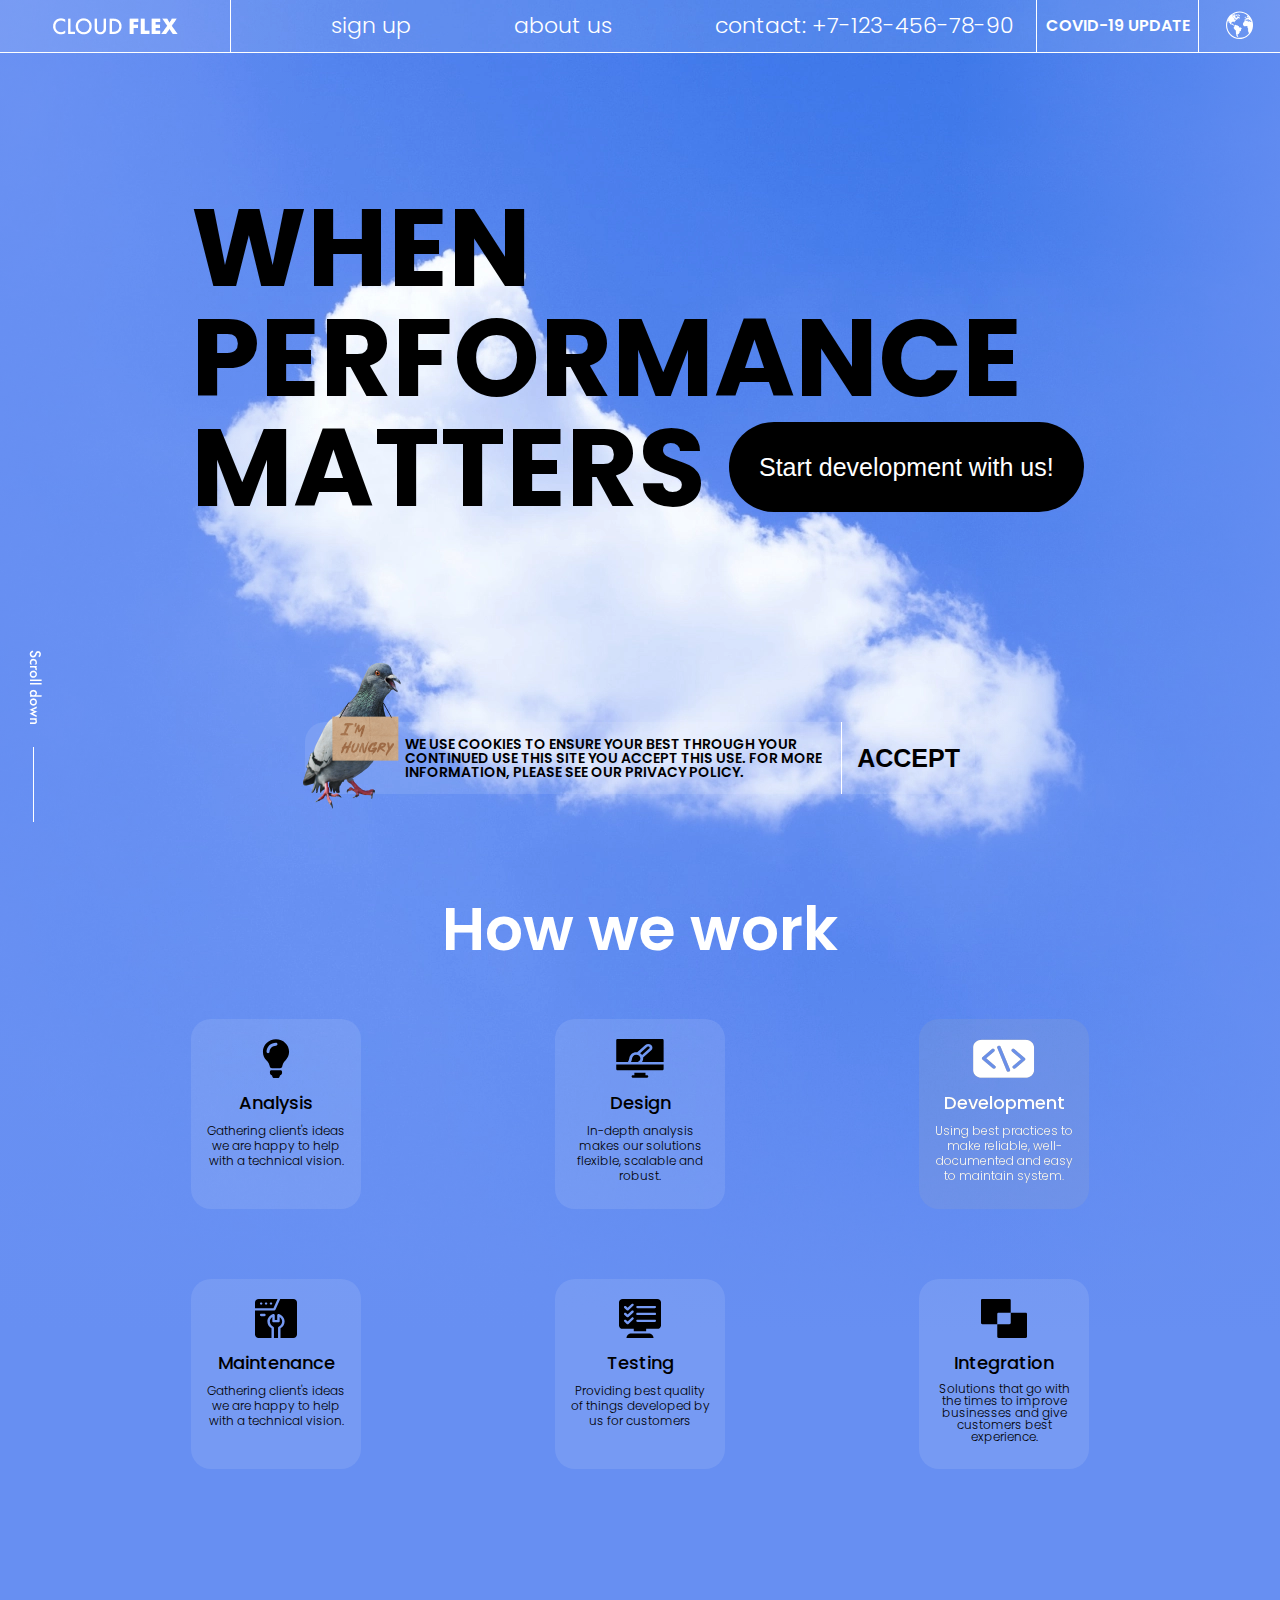
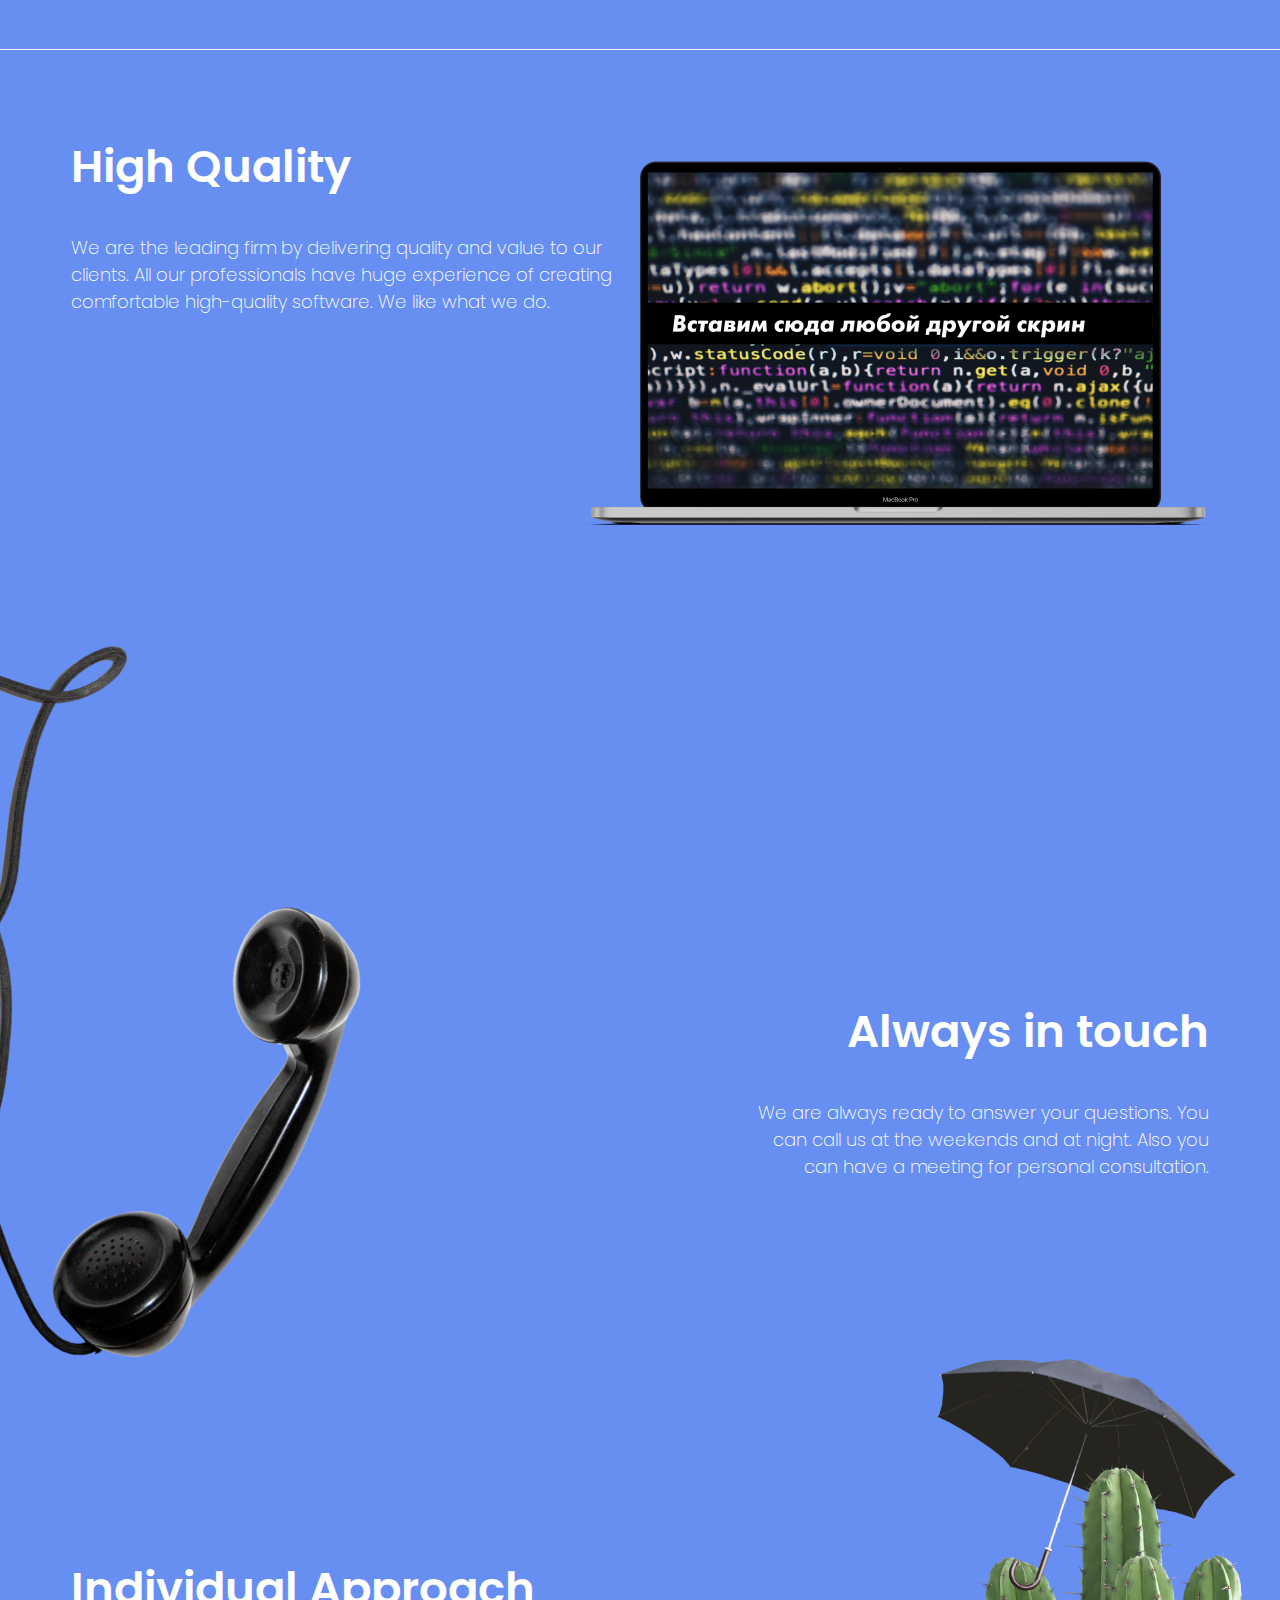
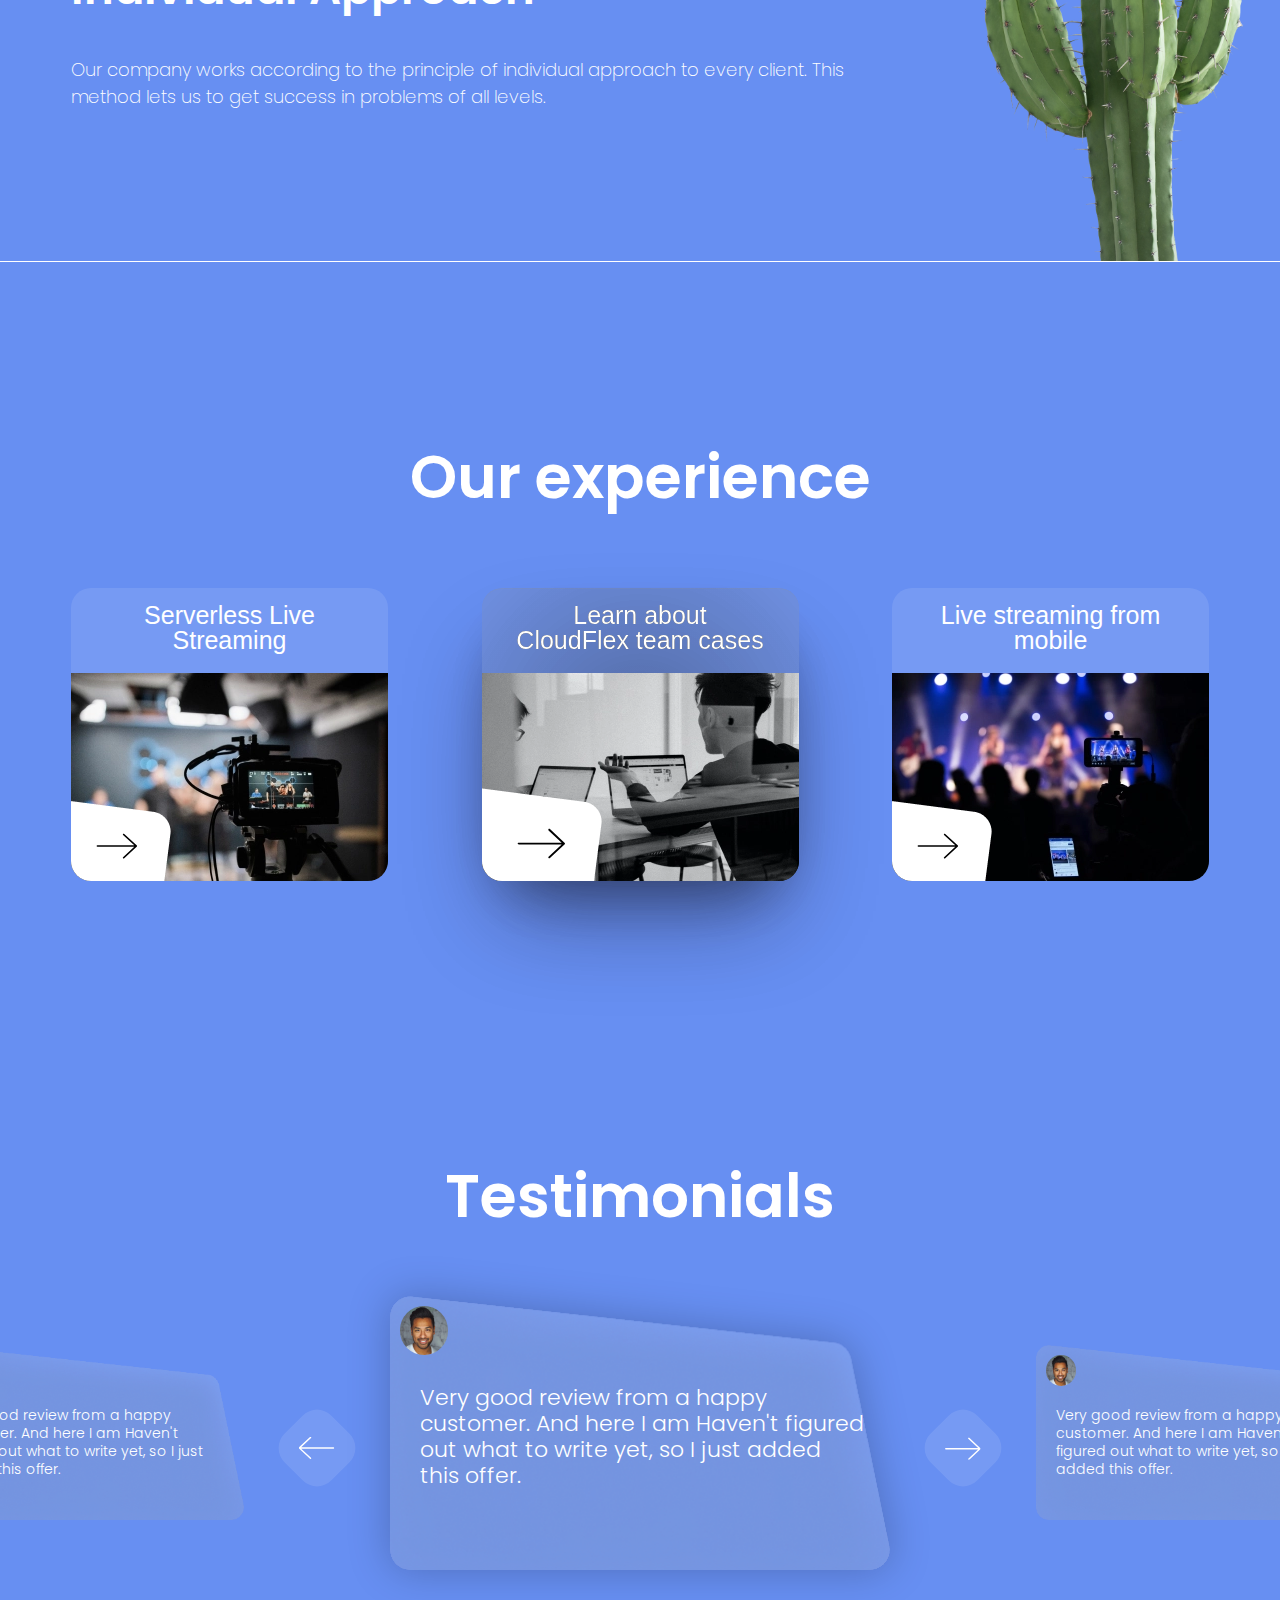
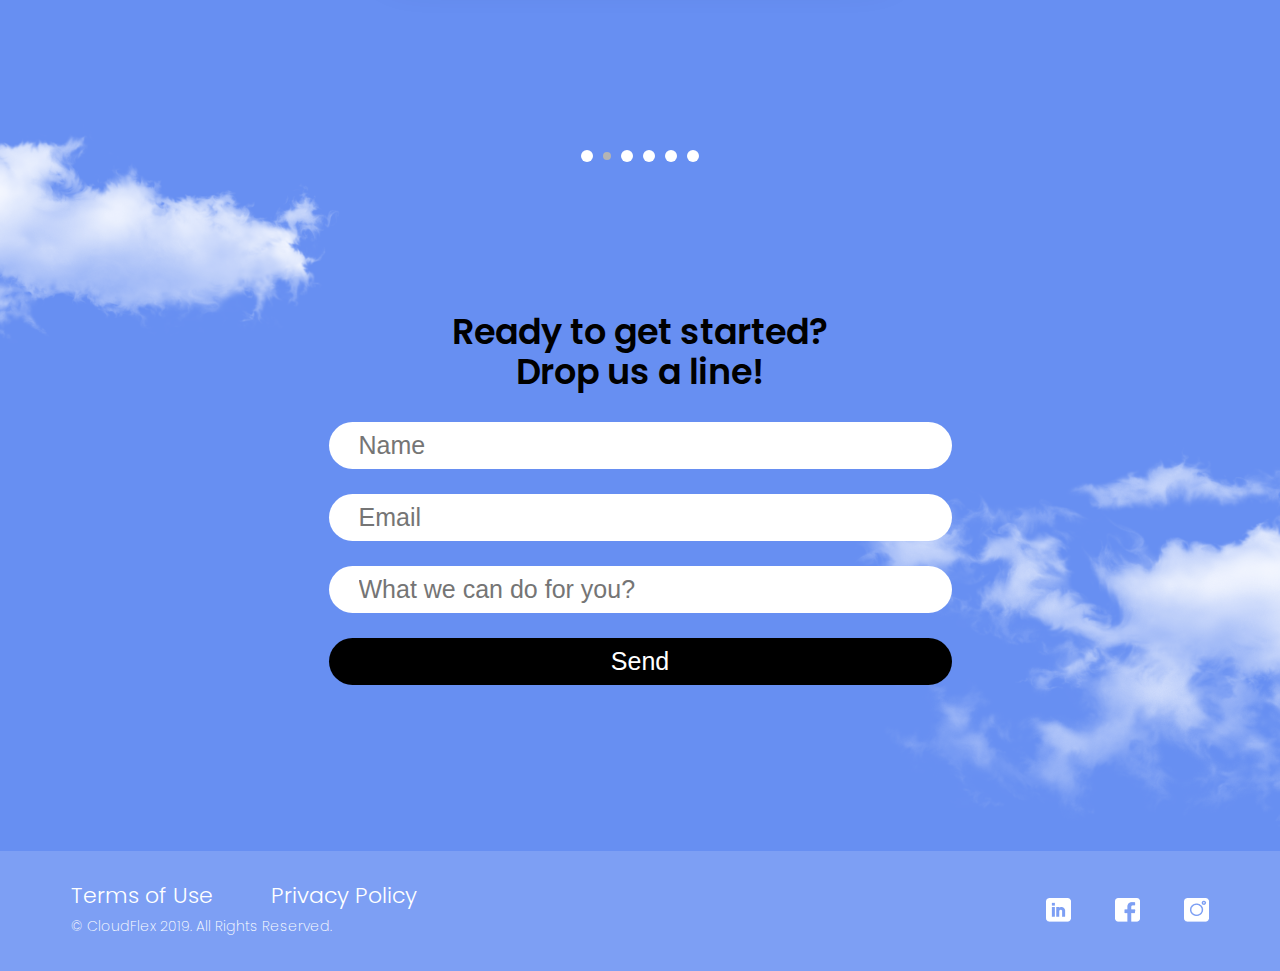
<file: index.html>
<!DOCTYPE html>
<html lang="en">
  <head>
    <meta charset="UTF-8" />
    <meta http-equiv="X-UA-Compatible" content="IE=edge" />
    <meta name="viewport" content="width=device-width, initial-scale=1.0" />
    <link rel="stylesheet" href="css/reset.css" />
    <link rel="stylesheet" href="css/style.css" />
    <title>Main page</title>
  </head>
  <body>
    <header>
      <div class="logo">
        <img src="/img/logo.png" alt="logo" />
      </div>
      <div class="about_us">
        <ul>
          <li><a href="form.html">sign up</a></li>
          <li><a href="#">about us</a></li>
          <li><a href="tel:+71234567890">contact: +7-123-456-78-90</a></li>
        </ul>
      </div>
      <div class="covid_update">
        <a href="#">COVID-19 UPDATE</a>
      </div>
      <div class="language">
        <button>
          <img src="/img/earth.svg" alt="earth" />
        </button>
      </div>
      <div class="menu">
        <button>
          <img src="/img/menu.svg" alt="menu" />
        </button>
      </div>
    </header>
    <main>
      <button class="scrolldown_button">
        <img src="/img/scroll.png" alt="scrolldown" />
      </button>
      <div class="wrapper930">
        <section class="first_section">
          <h1>
            WHEN<br />
            PERFORMANCE<br />
            MATTERS
          </h1>
          <button>Start development with us!</button>
        </section>
        <section class="second_section">
          <div>
            <img src="img/bird.png" alt="bird" />
            <p>
              WE USE COOKIES TO ENSURE YOUR BEST THROUGH YOUR CONTINUED USE THIS
              SITE YOU ACCEPT THIS USE. FOR MORE INFORMATION, PLEASE SEE OUR
              PRIVACY POLICY.
            </p>
            <button>ACCEPT</button>
          </div>
        </section>
        <section class="third_section">
          <h2>How we work</h2>
          <div class="third_section_content">
            <div class="development">
              <img src="img/development.svg" alt="development" />
              <h4>Development</h4>
              <p>
                Using best practices to make reliable, well-documented and easy
                to maintain system.
              </p>
            </div>
            <div>
              <img src="img/analysis.svg" alt="analysis" />
              <h4>Analysis</h4>
              <p>
                Gathering client's ideas we are happy to help with a technical
                vision.
              </p>
            </div>
            <div>
              <img src="img/design.svg" alt="design" />
              <h4>Design</h4>
              <p>
                In-depth analysis makes our solutions flexible, scalable and
                robust.
              </p>
            </div>
            <div>
              <img src="img/maintenance.svg" alt="maintenance" />
              <h4>Maintenance</h4>
              <p>
                Gathering client's ideas we are happy to help with a technical
                vision.
              </p>
            </div>
            <div class="integration">
              <img src="img/integration.svg" alt="integration" />
              <h4>Integration</h4>
              <p>
                Solutions that go with the times to improve businesses and give
                customers best experience.
              </p>
            </div>
            <div>
              <img src="img/testing.svg" alt="testing" />
              <h4>Testing</h4>
              <p>
                Providing best quality of things developed by us for customers
              </p>
            </div>
          </div>
        </section>
      </div>
      <hr />
      <div class="wrapper1170">
        <section class="fourth_section">
          <div class="fourth_section_block first_block">
            <div>
              <h2>High Quality</h2>
              <p>
                We are the leading firm by delivering quality and value to our
                clients. All our professionals have huge experience of creating
                comfortable high-quality software. We like what we do.
              </p>
            </div>
            <img src="img/laptop.png" alt="laptop" />
          </div>
          <div class="fourth_section_block second_block">
            <div>
              <h2>Always in touch</h2>
              <p>
                We are always ready to answer your questions. You can call us at
                the weekends and at night. Also you can have a meeting for
                personal consultation.
              </p>
            </div>
            <img src="img/handset.png" alt="handset" />
          </div>
          <div class="fourth_section_block third_block">
            <div>
              <h2>Individual Approach</h2>
              <p>
                Our company works according to the principle of individual
                approach to every client. This method lets us to get success in
                problems of all levels.
              </p>
            </div>
            <img src="img/cactus.png" alt="cactus" />
          </div>
        </section>
      </div>
      <hr />
      <div class="wrapper1170">
        <section class="fifth_section">
          <h2>Our experience</h2>
          <div class="fifth_section_block">
            <button id="serverless">
              <span>
                Serverless Live<br />
                Streaming
              </span>
              <img src="img/camera.webp" alt="camera" />
              <img src="/img/rectangle.png" alt="rectangle" class="rectangle" />
              <img
                src="/img/blackarrow.svg"
                alt="blackarrow"
                class="blackarrow"
              />
            </button>
            <button id="learnAbout">
              <span>
                Learn about<br />
                CloudFlex team cases
              </span>
              <img src="img/manandlaptop.webp" alt="man and laptop" />
              <img src="/img/rectangle.png" alt="rectangle" class="rectangle" />
              <img
                src="/img/blackarrow.svg"
                alt="blackarrow"
                class="blackarrow"
              />
            </button>
            <button id="liveStreaming">
              <span>
                Live streaming from<br />
                mobile
              </span>
              <img src="img/concert.webp" alt="concert" />
              <img src="/img/rectangle.png" alt="rectangle" class="rectangle" />
              <img
                src="/img/blackarrow.svg"
                alt="blackarrow"
                class="blackarrow"
              />
            </button>
          </div>
        </section>
        <section class="sixth_section">
          <h2>Testimonials</h2>
          <div class="sixth_section_block">
            <button id="leftButton">
              <img src="img/arrow.svg" alt="arrow" />
            </button>
            <button id="rightButton">
              <img src="img/arrow.svg" alt="arrow" />
            </button>
            <div class="list_circles">
              <div></div>
              <div></div>
              <div></div>
              <div></div>
              <div></div>
              <div></div>
            </div>
            <div class="review_block first_review">
              <img src="img/review.png" alt="review" class="review_block_img" />
              <img
                src="img/reviewperson.jpg"
                alt="person"
                class="review_person"
              />
              <p>
                Very good review from a happy customer. And here I am Haven't
                figured out what to write yet, so I just added this offer.
              </p>
            </div>
            <div class="review_block second_review">
              <img src="img/review.png" alt="review" class="review_block_img" />
              <img
                src="img/reviewperson.jpg"
                alt="person"
                class="review_person"
              />
              <p>
                Very good review from a happy customer. And here I am Haven't
                figured out what to write yet, so I just added this offer.
              </p>
            </div>
            <div class="review_block third_review">
              <img src="img/review.png" alt="review" class="review_block_img" />
              <img
                src="img/reviewperson.jpg"
                alt="person"
                class="review_person"
              />
              <p>
                Very good review from a happy customer. And here I am Haven't
                figured out what to write yet, so I just added this offer.
              </p>
            </div>
            <div class="review_block fourth_review">
              <img src="img/review.png" alt="review" class="review_block_img" />
              <img
                src="img/reviewperson.jpg"
                alt="person"
                class="review_person"
              />
              <p>
                Very good review from a happy customer. And here I am Haven't
                figured out what to write yet, so I just added this offer.
              </p>
            </div>
            <div class="review_block fifth_review">
              <img src="img/review.png" alt="review" class="review_block_img" />
              <img
                src="img/reviewperson.jpg"
                alt="person"
                class="review_person"
              />
              <p>
                Very good review from a happy customer. And here I am Haven't
                figured out what to write yet, so I just added this offer.
              </p>
            </div>
            <div class="review_block sixth_review">
              <img src="img/review.png" alt="review" class="review_block_img" />
              <img
                src="img/reviewperson.jpg"
                alt="person"
                class="review_person"
              />
              <p>
                Very good review from a happy customer. And here I am Haven't
                figured out what to write yet, so I just added this offer.
              </p>
            </div>
          </div>
        </section>
        <section class="seventh_section">
          <h2>
            Ready to get started?<br />
            Drop us a line!
          </h2>
          <form method="post">
            <input type="text" name="name" placeholder="Name" />
            <input type="text" name="email" placeholder="Email" />
            <input
              type="text"
              name="comment"
              placeholder="What we can do for you?"
            />
            <button type="submit">Send</button>
          </form>
        </section>
      </div>
    </main>
    <footer>
      <div class="background"></div>
      <div class="wrapper1170">
        <div class="footer_content">
          <div class="social_media">
            <a href="#"><img src="img/in.png" alt="in" /></a>
            <a href="#"><img src="img/facebook.png" alt="facebook" /></a>
            <a href="#"><img src="img/instagram.png" alt="instagram" /></a>
          </div>
          <div class="links">
            <a href="#">Terms of Use</a>
            <a href="#">Privacy Policy</a>
            <p>© CloudFlex 2019. All Rights Reserved.</p>
          </div>
        </div>
      </div>
    </footer>
  </body>
</html>
</file>
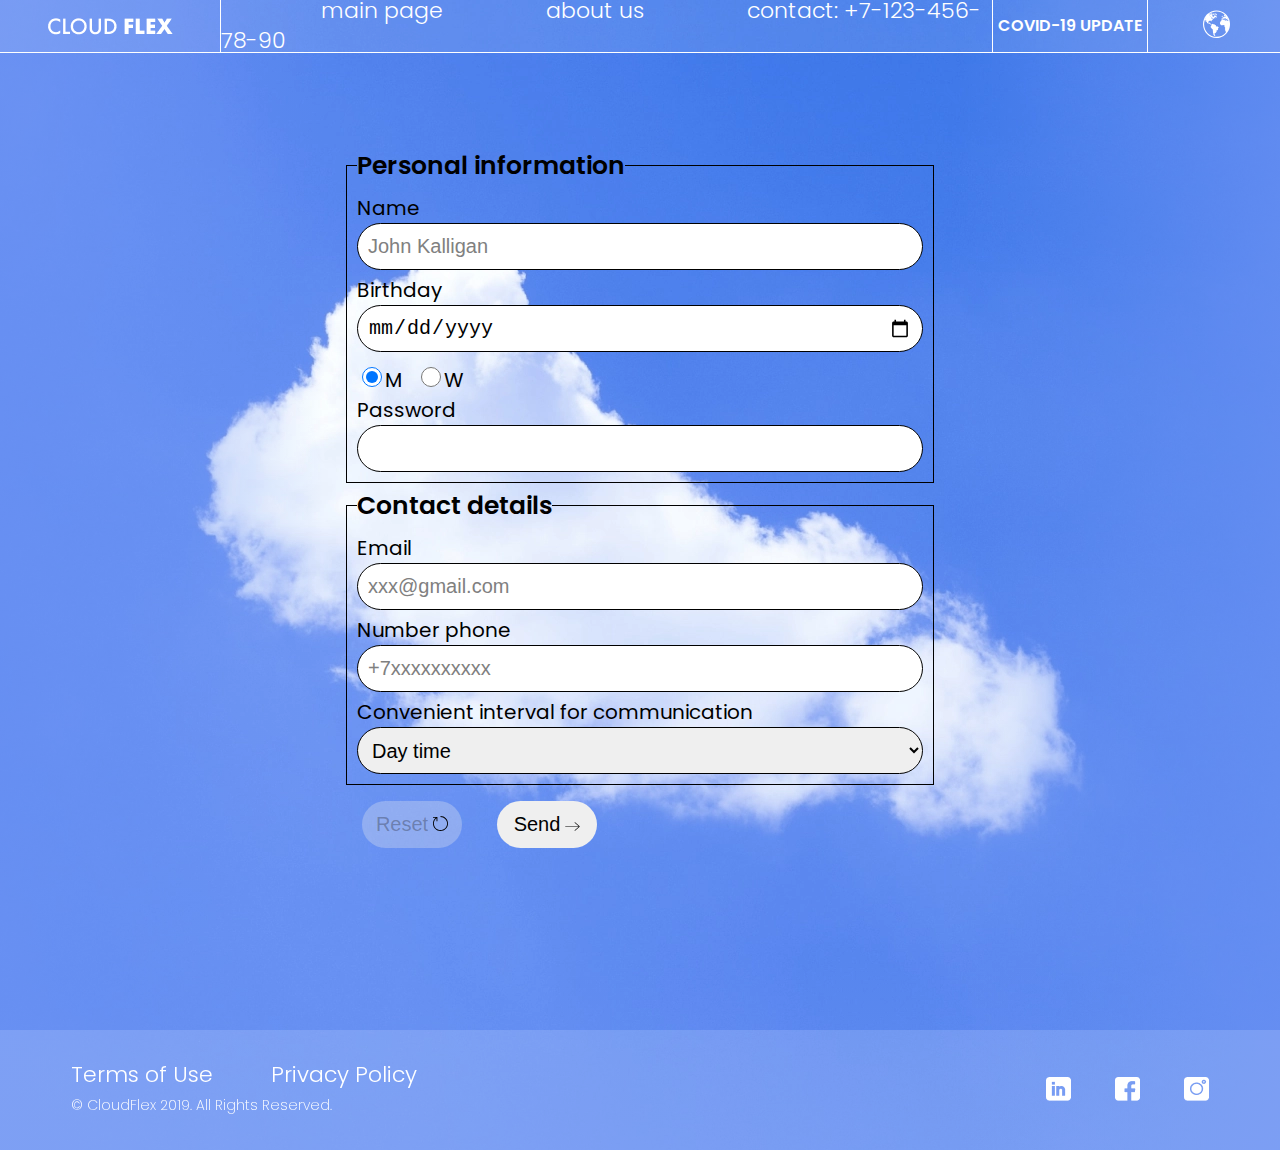
<file: form.html>
<!DOCTYPE html>
<html lang="en">
  <head>
    <meta charset="UTF-8" />
    <meta http-equiv="X-UA-Compatible" content="IE=edge" />
    <meta name="viewport" content="width=device-width, initial-scale=1.0" />
    <link rel="stylesheet" href="css/reset.css" />
    <link rel="stylesheet" href="css/style.css" />
    <link rel="stylesheet" href="css/form_style.css" />
    <title>Sign up</title>
  </head>
  <body>
    <header>
      <div class="logo">
        <img src="/img/logo.png" alt="logo" />
      </div>
      <div class="about_us">
        <ul>
          <li><a href="index.html">main page</a></li>
          <li><a href="#">about us</a></li>
          <li><a href="tel:+71234567890">contact: +7-123-456-78-90</a></li>
        </ul>
      </div>
      <div class="covid_update">
        <a href="#">COVID-19 UPDATE</a>
      </div>
      <div class="language">
        <button>
          <img src="/img/earth.svg" alt="earth" />
        </button>
      </div>
      <div class="menu">
        <button>
          <img src="/img/menu.svg" alt="menu" />
        </button>
      </div>
    </header>
    <main>
      <div class="wrapper620">
        <form name="contact" method="POST" data-netlify="true">
          <fieldset>
            <legend>Personal information</legend>
            <label
              >Name<input
                type="text"
                name="name"
                placeholder="John Kalligan"
                required
            /></label>
            <label
              >Birthday<input type="date" name="birthday" required
            /></label>
            <label class="radio"
              ><input type="radio" name="gender" checked required />M</label
            >
            <label class="radio"><input type="radio" name="gender" />W</label>
            <label
              >Password<input type="password" name="password" required
            /></label>
          </fieldset>
          <fieldset>
            <legend>Contact details</legend>
            <label
              >Email<input
                type="email"
                name="email"
                placeholder="xxx@gmail.com"
            /></label>
            <label
              >Number phone<input
                type="tel"
                name="tel"
                placeholder="+7xxxxxxxxxx"
            /></label>
            <label
              >Convenient interval for communication<select name="interval">
                <option value="1">Morning</option>
                <option value="2" selected>Day time</option>
                <option value="3">Evening</option>
                <option value="4">Night</option>
              </select></label
            >
          </fieldset>
          <button disabled>
            Reset<img src="/img/reset.svg" alt="reset" />
          </button>
          <button>Send<img src="/img/blackarrow.svg" alt="arrow" /></button>
        </form>
      </div>
    </main>
    <footer>
      <div class="background"></div>
      <div class="wrapper1170">
        <div class="footer_content">
          <div class="social_media">
            <a href="#"><img src="img/in.png" alt="in" /></a>
            <a href="#"><img src="img/facebook.png" alt="facebook" /></a>
            <a href="#"><img src="img/instagram.png" alt="instagram" /></a>
          </div>
          <div class="links">
            <a href="#">Terms of Use</a>
            <a href="#">Privacy Policy</a>
            <p>© CloudFlex 2019. All Rights Reserved.</p>
          </div>
        </div>
      </div>
    </footer>
  </body>
</html>
</file>
<file: css/style.css>
@import url("https://fonts.googleapis.com/css2?family=Poppins:wght@200;300;500;600;700&family=Roboto:ital,wght@0,100;0,300;0,400;0,500;0,700;0,900;1,100;1,300;1,400;1,500;1,700;1,900&display=swap");
:root {
  --grey: #b4b4b4;
  --sky: #678ff2;
  --white10: rgba(255, 255, 255, 0.1);
  --white15: rgba(255, 255, 255, 0.15);
  --black50: rgba(0, 0, 0, 0.5);
  --medium: 500;
  --demi: 600;
  --bold: 700;
  --light: 200;
  --book: 300;
}

html {
  font-size: 62.5%;
  box-sizing: border-box;
  overflow-x: hidden;
}

body {
  font-family: "Poppins", sans-serif;

  background-image: linear-gradient(
      0deg,
      rgba(2, 0, 36, 0) 0%,
      rgba(45, 45, 176, 0) 72%,
      rgba(103, 143, 242, 1) 100%
    ),
    linear-gradient(
      90deg,
      rgba(2, 0, 36, 0) 0%,
      rgba(45, 45, 176, 0) 72%,
      rgba(103, 143, 242, 1) 100%
    ),
    linear-gradient(
      180deg,
      rgba(2, 0, 36, 0) 0%,
      rgba(45, 45, 176, 0) 72%,
      rgba(103, 143, 242, 1) 100%
    ),
    linear-gradient(
      270deg,
      rgba(2, 0, 36, 0) 0%,
      rgba(45, 45, 176, 0) 72%,
      rgba(103, 143, 242, 1) 100%
    ),
    url(/img/sky.webp), url(/img/cloud.png), url(/img/cloud.png);
  background-size: 600px 555px, 600px 555px, 600px 555px, 600px 555px,
    600px 555px, 288px 103px, 440px 158px;
  background-position: top 100px left -100px, top 100px left -100px,
    top 100px left -100px, top 100px left -100px, top 100px left -100px,
    bottom 200px right -150px, bottom 700px left -200px;
  background-repeat: no-repeat;
  background-color: var(--sky);
}

*,
*:before,
*:after {
  box-sizing: inherit;
}

::-webkit-scrollbar {
  width: 0;
}

.wrapper930 {
  max-width: 930px;
  margin-left: auto;
  margin-right: auto;
  padding-left: 16px;
  padding-right: 16px;
}

.wrapper1170 {
  max-width: 1170px;
  margin-left: auto;
  margin-right: auto;
  padding-left: 16px;
  padding-right: 16px;
}

body {
}

hr {
  border: none;
  border-top: 1px solid white;
  margin: 0;
}

h2 {
  font-weight: var(--demi);
  font-size: 3.5rem;
  line-height: 3rem;
  color: white;
}

@media (min-width: 930px) {
  body {
    background-image: linear-gradient(
        90deg,
        rgba(2, 0, 36, 0) 0%,
        rgba(45, 45, 176, 0) 72%,
        rgba(103, 143, 242, 1) 100%
      ),
      linear-gradient(
        180deg,
        rgba(2, 0, 36, 0) 0%,
        rgba(45, 45, 176, 0) 72%,
        rgba(103, 143, 242, 1) 100%
      ),
      linear-gradient(
        270deg,
        rgba(2, 0, 36, 0) 0%,
        rgba(45, 45, 176, 0) 72%,
        rgba(103, 143, 242, 1) 100%
      ),
      url(/img/sky.webp), url(/img/cloud.png), url(/img/cloud.png);
    background-size: 1440px 1333px, 1440px 1333px, 1440px 1333px, 1440px 1333px,
      703px 252px, 1123px 402px;
    background-position: top center, top center, top center, top center,
      bottom 600px left -350px, bottom 130px right -650px;
  }
}

/*********************************************/

header {
  background-color: var(--white10);
  height: 53px;
  display: flex;
}

header div {
  border-bottom: 1px solid white;
  border-left: 1px solid white;
  display: flex;
  justify-content: center;
  align-items: center;
}

header a {
  text-decoration: none;
  color: white;
}

header button {
  border: none;
  background-color: transparent;
}

.menu {
  justify-content: end;
  padding-right: 10px;
}

.about_us li {
  display: inline;
  margin-left: 100px;
}

.about_us a {
  font-size: 2.2rem;
  font-weight: var(--book);
  line-height: 3rem;
}

.covid_update a {
  font-size: 1.6rem;
  font-weight: var(--demi);
  text-align: center;
}

.logo {
  border-left: none;
}

.logo,
.menu {
  flex: 1;
}

.about_us,
.covid_update,
.language {
  display: none;
}

.about_us {
  justify-content: start;
}

@media (min-width: 930px) {
  .menu {
    display: none;
  }
  .about_us,
  .covid_update,
  .language {
    display: flex;
  }
  .logo {
    flex: 1;
  }
  .about_us {
    flex: 3.5;
  }
  .covid_update {
    flex: 0.7;
  }
  .language {
    flex: 0.35;
  }
}

/*********************************************/

.first_section {
  padding-top: 140px;
  position: relative;
}

.first_section img {
  position: absolute;
  width: 375px;
  z-index: -1;
  filter: blur(2px);
}

h1 {
  font-weight: var(--bold);
  font-size: 3.8rem;
  line-height: 3.5rem;
  margin-bottom: 100px;
}

.first_section button {
  font-weight: var(--medium);
  font-size: 1.8rem;
  line-height: 2.5rem;
  color: white;
  background-color: black;
  border: none;
  border-radius: 90px;
  padding: 15px 30px;
}

@media (min-width: 370px) {
  h1 {
    font-size: 4.5rem;
    line-height: 4rem;
  }
  .first_section button {
    font-size: 2rem;
    line-height: 3rem;
  }
}

@media (min-width: 930px) {
  h1 {
    font-size: 11rem;
    line-height: 11rem;
    display: inline;
  }

  .first_section button {
    font-size: 2.5rem;
    padding: 30px 30px;
    position: relative;
    top: -30px;
  }

  .first_section img {
    width: auto;
  }
}

/*********************************************/

.scrolldown_button {
  background-color: transparent;
  border: none;
  position: absolute;
  padding: 0;
  top: 500px;
  left: -5px;
}

.second_section {
  padding-top: 70px;
  display: flex;
  justify-content: center;
}

.second_section div {
  background-color: var(--white10);
  border: none;
  border-radius: 20px;
  position: relative;
  max-width: 340px;
  display: flex;
  flex-direction: column;
}

.second_section div img {
  display: block;
  position: absolute;
  top: -70px;
  left: -20px;
}

.second_section div p {
  font-weight: var(--demi);
  font-size: 1rem;
  line-height: 1.4rem;
  padding: 15px 5px 15px 100px;
}

.second_section div button {
  border: none;
  font-weight: var(--demi);
  font-size: 3rem;
  line-height: 1.4rem;
  color: black;
  width: 100%;
  text-align: center;
  padding-top: 15px;
  padding-bottom: 20px;
  border-top: 1px solid white;
  background-color: transparent;
}

@media (min-width: 930px) {
  .scrolldown_button {
    top: 650px;
    left: 20px;
  }

  .second_section {
    padding-top: 180px;
  }

  .second_section div {
    flex-direction: row;
    max-width: 670px;
  }

  .second_section div img {
    top: -105px;
  }

  .second_section div p {
    flex: 5;
    font-size: 1.4rem;
  }

  .second_section div button {
    border: none;
    border-left: 1px solid white;
    flex: 1;
    font-size: 2.5rem;
    padding: 15px 15px;
  }
}

/*********************************************/

.third_section {
  padding-top: 45px;
  padding-bottom: 100px;
}

.third_section h2 {
  font-size: 6rem;
  line-height: 3rem;
  text-align: center;
  margin-bottom: 75px;
  display: none;
}

.third_section_content {
  display: grid;
  grid-template-columns: repeat(2, 140px);
  grid-template-rows: repeat(3, 160px);
  justify-content: center;
  column-gap: 2vw;
  row-gap: 2vw;
}

.third_section_content div {
  display: flex;
  flex-direction: column;
  align-items: center;
  padding: 20px 7px;
  background-color: var(--white10);
  border: none;
  border-radius: 20px;
}

.third_section_content div img {
  display: block;
  flex: 3;
  margin-bottom: 5px;
  height: 25px;
}

.third_section_content div h4 {
  font-weight: var(--medium);
  font-size: 1.4rem;
  line-height: 3rem;
  text-align: center;
  flex: 1;
}

.third_section_content div p {
  font-weight: var(--book);
  font-size: 0.9rem;
  line-height: 1.5rem;
  text-align: center;
  flex: 5;
}

.development {
  filter: drop-shadow(0 0 0 var(--black50));
}

.development p {
  color: white;
}

.development h4 {
  color: white;
}

.third_section_content .integration p {
  line-height: 1.2rem;
}

@media (min-width: 370px) {
  .third_section_content {
    column-gap: 13vw;
    row-gap: 13vw;
  }
}

@media (min-width: 930px) {
  .third_section {
    padding-top: 120px;
    padding-bottom: 180px;
  }

  .third_section h2 {
    display: block;
  }

  .third_section_content {
    grid-template-columns: repeat(3, 170px);
    grid-template-rows: repeat(2, 190px);
    justify-content: space-between;
    column-gap: normal;
    row-gap: 70px;
  }

  .third_section_content div {
    padding: 20px 15px;
  }

  .third_section_content div img {
    height: 32px;
    margin-bottom: 10px;
  }

  .third_section_content div h4 {
    font-size: 1.8rem;
    margin-bottom: 5px;
  }

  .third_section_content div p {
    font-size: 1.2rem;
  }

  .third_section_content :nth-child(1) {
    grid-column-start: 3;
    grid-column-end: 3;
    grid-row-start: 1;
    grid-row-end: 1;
  }

  .third_section_content :nth-child(2) {
    grid-column-start: 1;
    grid-column-end: 1;
    grid-row-start: 1;
    grid-row-end: 1;
  }

  .third_section_content :nth-child(3) {
    grid-column-start: 2;
    grid-column-end: 2;
    grid-row-start: 1;
    grid-row-end: 1;
  }

  .third_section_content :nth-child(4) {
    grid-column-start: 1;
    grid-column-end: 1;
    grid-row-start: 2;
    grid-row-end: 2;
  }

  .third_section_content :nth-child(5) {
    grid-column-start: 3;
    grid-column-end: 3;
    grid-row-start: 2;
    grid-row-end: 2;
  }

  .third_section_content :nth-child(6) {
    grid-column-start: 2;
    grid-column-end: 2;
    grid-row-start: 2;
    grid-row-end: 2;
  }
}

/*********************************************/

.fourth_section_block {
  display: flex;
  flex-direction: column;
}

.fourth_section_block h2 {
  font-size: 3.5rem;
  line-height: 3.5rem;
  margin-bottom: 15px;
}

.fourth_section_block p {
  font-weight: var(--light);
  font-size: 1.5rem;
  line-height: 2.4rem;
  color: white;
}

.first_block {
  padding-top: 110px;
}

.first_block img {
  width: 519px;
  display: block;
  margin: 0 0 -40px 80px;
}

.second_block {
  padding-top: 170px;
}

.second_block div h2 {
  text-align: right;
}

.second_block div p {
  text-align: right;
}

.second_block img {
  width: 450px;
  display: block;
  transform: rotate(55deg);
  margin: -100px 0 0 -160px;
}

.third_block {
  padding-top: 200px;
}

.third_block img {
  width: 264px;
  display: block;
  margin: -20px 0 0 100px;
}

@media (min-width: 1170px) {
  .fourth_section_block {
    display: flex;
    flex-direction: row;
    flex-wrap: nowrap;
  }

  .fourth_section_block h2 {
    font-size: 4.5rem;
    line-height: 1.4rem;
    margin-bottom: 60px;
  }

  .fourth_section_block p {
    font-weight: var(--light);
    font-size: 1.8rem;
    line-height: 2.7rem;
    color: white;
  }

  .first_block {
    padding-top: 110px;
  }

  .first_block div {
    flex-basis: 569px;
    margin-right: -50px;
  }

  .first_block img {
    flex-basis: 861px;
    display: block;
    margin: -107px -121px -87px -121px;
  }

  .second_block {
    padding-top: 180px;
    flex-direction: row-reverse;
    justify-content: space-between;
  }

  .second_block div {
    flex-basis: 455px;
    padding-top: 320px;
  }

  .second_block div h2 {
    text-align: right;
  }

  .second_block div p {
    text-align: right;
  }

  .second_block img {
    flex-basis: 1261px;
    display: block;
    margin: -350px -200px -150px -620px;
  }

  .third_block {
    padding-top: 200px;
  }

  .third_block div {
    padding-top: 200px;
  }

  .third_block img {
    flex-basis: 570px;
    display: block;
    margin: -100px -95px 0 0;
  }
}

/*********************************************/

.fifth_section {
  padding-top: 110px;
}

.fifth_section h2 {
  margin-bottom: 70px;
  text-align: center;
}

.fifth_section_block {
  display: flex;
  flex-direction: column;
  align-items: center;
}

.fifth_section_block button {
  background-color: var(--white10);
  border: none;
  border-radius: 20px;
  width: 317px;
  height: 293px;
  padding: 0;
  margin: 0;
  overflow: hidden;
  padding-top: 15px;
  display: block;
  margin-bottom: 56px;
  position: relative;
}

.fifth_section_block button span {
  display: block;
  font-weight: var(--book);
  font-size: 2.5rem;
  line-height: 2.5rem;
  text-align: center;
  color: white;
  margin-bottom: 20px;
}

.rectangle {
  position: absolute;
  top: 200px;
  left: -130px;
}

.blackarrow {
  position: absolute;
  width: 42px;
  top: 245px;
  left: 25px;
}

#learnAbout {
  filter: drop-shadow(0 0 0 black);
  box-shadow: rgba(255, 255, 255, 0.1) 0px 1px 1px 0px inset,
    rgba(50, 50, 93, 0.25) 0px 50px 100px -20px,
    rgba(0, 0, 0, 0.3) 0px 30px 60px -30px;
  background-image: radial-gradient(
    circle,
    rgba(0, 0, 0, 0.14889705882352944) 0%,
    rgba(2, 0, 36, 0) 94%,
    rgba(0, 0, 0, 0) 97%
  );
}

#learnAbout .rectangle {
  position: absolute;
  top: 190px;
  left: -110px;
}

#learnAbout .blackarrow {
  position: absolute;
  width: auto;
  top: 240px;
  left: 35px;
}

@media (min-width: 1170px) {
  .fifth_section {
    padding-top: 200px;
  }

  .fifth_section h2 {
    font-size: 6rem;
    margin-bottom: 96px;
  }

  .fifth_section_block {
    flex-direction: row;
    justify-content: space-between;
  }

  .fifth_section_block button {
    margin: 0;
  }
}

/*********************************************/

.sixth_section {
  padding-top: 170px;
  display: flex;
  flex-direction: column;
  align-items: center;
}

.sixth_section h2 {
  margin-bottom: 65px;
}

.sixth_section_block {
  display: grid;
  grid-template-areas:
    "A A A A"
    "A A A A"
    "B C C D";
  justify-items: center;
  align-items: center;
}

.sixth_section_block button {
  background-color: var(--white10);
  border: none;
  border-radius: 15px;
  width: 53px;
  height: 53px;
  display: inline-flex;
  justify-content: center;
  align-items: center;
  transform: rotate(45deg);
}

#leftButton {
  grid-area: B;
}

#leftButton img {
  width: 28px;
  transform: rotate(-45deg);
}

#rightButton {
  grid-area: D;
}

#rightButton img {
  width: 28px;
  transform: rotate(135deg);
}

.list_circles {
  display: flex;
  justify-content: space-between;
  align-items: center;
  width: 118px;
  height: 12px;
  grid-area: C;
}

.list_circles div {
  width: 12px;
  height: 12px;
  border-radius: 6px;
  background-color: white;
}

.list_circles :nth-child(2) {
  width: 8px;
  height: 8px;
  border-radius: 4px;
  background-color: var(--grey);
}

.review_block {
  width: 320px;
  height: 175px;
  position: relative;
  display: none;
  margin-bottom: 30px;
}

.sixth_section_block .second_review {
  display: block;
  grid-area: A;
}

.sixth_section_block div p {
  font-size: 1.4rem;
  line-height: 1.8rem;
  color: white;
  font-weight: var(--book);
  margin: 0 20px 0 20px;
}

.review_block_img {
  position: absolute;
  z-index: -1;
  width: 320px;
}

.review_person {
  display: block;
  width: 30px;
  border-radius: 15px;
  margin: 10px 0 20px 10px;
}

@media (min-width: 1170px) {
  .sixth_section {
    padding-top: 300px;
  }

  .sixth_section h2 {
    font-size: 6rem;
    margin-bottom: 85px;
  }

  .second_review {
    width: 500px;
    height: 274px;
  }

  .second_review .review_block_img {
    width: 500px;
    height: 274px;
    filter: drop-shadow(0px 0px 21px rgba(0, 0, 0, 0.23));
  }

  .second_review .review_person {
    width: 48px;
    border-radius: 24px;
    margin-bottom: 30px;
  }

  .sixth_section_block .second_review p {
    font-size: 2.2rem;
    line-height: 2.6rem;
    margin: 0 25px 0 30px;
  }

  .sixth_section_block button {
    width: 66px;
    height: 66px;
    border-radius: 20px;
  }

  #leftButton img {
    width: 36px;
  }

  #rightButton img {
    width: 36px;
  }

  .sixth_section_block {
    grid-template-areas:
      "A A B C C C D E E"
      "F F F F F F F F F";
    justify-items: center;
    align-items: center;
  }

  .first_review {
    display: block;
    grid-area: A;
  }

  #leftButton {
    grid-area: B;
    margin: 0 40px 0 40px;
  }

  .sixth_section_block .second_review {
    grid-area: C;
  }

  #rightButton {
    grid-area: D;
    margin: 0 40px 0 40px;
  }

  .third_review {
    display: block;
    grid-area: E;
  }

  .list_circles {
    grid-area: F;
    margin-top: 150px;
  }
}

/*********************************************/

.seventh_section {
  padding-top: 150px;
  max-width: 623px;
  margin: 0 auto;
}

.seventh_section h2 {
  line-height: 4rem;
  text-align: center;
  color: black;
  margin-bottom: 30px;
}

.seventh_section form {
  display: inline-flex;
  flex-direction: column;
  width: 100%;
}

.seventh_section input {
  font-weight: var(--light);
  font-size: 1.8rem;
  line-height: 3rem;
  border: none;
  border-radius: 90px;
  margin-bottom: 25px;
  height: 47px;
  padding-left: 30px;
  color: var(--black50);
}

.seventh_section button {
  font-weight: var(--medium);
  font-size: 2.6rem;
  line-height: 3rem;
  color: white;
  background-color: black;
  border: none;
  border-radius: 90px;
  height: 47px;
}

@media (min-width: 1170px) {
  .seventh_section input {
    font-size: 2.5rem;
  }

  .seventh_section button {
    font-size: 2.5rem;
  }
}

/*********************************************/

footer {
  position: relative;
  padding-top: 120px;
}

.footer_content {
  display: flex;
  flex-direction: column;
}

.social_media {
  background-color: transparent;
  display: flex;
  justify-content: flex-end;
  margin-bottom: 20px;
}

.social_media a {
  margin-left: 44px;
}

.links {
  padding: 30px 0;
}

.links a {
  font-weight: var(--book);
  font-size: 2rem;
  line-height: 3rem;
  color: white;
  text-decoration: none;
  margin-right: 4vw;
  display: inline-block;
}

.links p {
  font-weight: var(--light);
  font-size: 1.4rem;
  line-height: 3rem;
  color: white;
}

.background {
  position: absolute;
  top: 166px;
  width: 100vw;
  height: 120px;
  background-color: var(--white15);
  z-index: -1;
}

@media (min-width: 1170px) {
  .links a {
    margin-right: 55px;
    font-size: 2.2rem;
  }

  footer {
    padding-top: 166px;
  }

  .footer_content {
    flex-direction: row-reverse;
    justify-content: space-between;
  }

  .social_media {
    margin: 0;
    align-items: center;
  }
}
</file>
<file: css/form_style.css>
html,
body {
  height: 100%;
}

body {
  background-image: linear-gradient(
      0deg,
      rgba(2, 0, 36, 0) 0%,
      rgba(45, 45, 176, 0) 72%,
      rgba(103, 143, 242, 1) 100%
    ),
    linear-gradient(
      90deg,
      rgba(2, 0, 36, 0) 0%,
      rgba(45, 45, 176, 0) 72%,
      rgba(103, 143, 242, 1) 100%
    ),
    linear-gradient(
      180deg,
      rgba(2, 0, 36, 0) 0%,
      rgba(45, 45, 176, 0) 72%,
      rgba(103, 143, 242, 1) 100%
    ),
    linear-gradient(
      270deg,
      rgba(2, 0, 36, 0) 0%,
      rgba(45, 45, 176, 0) 72%,
      rgba(103, 143, 242, 1) 100%
    ),
    url(/img/sky.webp);
  background-size: 600px 555px;
  background-position: top 100px left -100px;
  background-repeat: no-repeat;
  background-color: var(--sky);
}

body > footer {
  position: sticky;
  top: 100vh;
}

.wrapper620 {
  max-width: 620px;
  margin: 0 auto;
  padding: 0 16px;
}

form {
  margin-top: 100px;
}

label {
  display: block;
  font-size: 2rem;
  font-weight: var(--normal);
  margin-top: 10px;
}

input,
select {
  display: block;
  font-weight: var(--normal);
  font-size: 2rem;
  border: 1px solid black;
  border-radius: 90px;
  height: 47px;
  margin-top: 5px;
  padding: 0 10px;
  width: 100%;
}

input:focus,
select:focus {
  background-color: lightyellow;
}

.radio {
  display: inline-block;
  margin-right: 10px;
}

.radio input {
  display: inline-block;
  width: 20px;
  height: 20px;
}

form img {
  width: 15px;
}

button {
  margin: 16px;
  height: 47px;
  width: 100px;
  vertical-align: middle;
  font-size: 2rem;
  font-weight: var(--normal);
  border: none;
  border-radius: 90px;
  padding: 0 10px;
}

button img {
  margin-left: 5px;
}

button:hover,
button:focus {
  transition: all 0.5s;
  transform: scale(1.2);
  background-color: var(--sky);
  color: white;
  border: 2px solid white;
}

button:active {
  transition: all 0.01s;
  box-shadow: rgba(50, 50, 93, 0.25) 0px 30px 60px -12px inset,
    rgba(0, 0, 0, 0.3) 0px 18px 36px -18px inset;
}

legend {
  font-size: 2.5rem;
  font-weight: var(--demi);
}

fieldset {
  border: 1px solid black;
  padding: 10px;
}

fieldset:nth-child(2) {
  margin-top: 10px;
}

::selection {
  background-color: white;
  color: var(--sky);
}

::placeholder {
  color: gray;
  font-weight: var(--light);
  font-size: 2rem;
}

@media (min-width: 930px) {
  body {
    background-image: linear-gradient(
        90deg,
        rgba(2, 0, 36, 0) 0%,
        rgba(45, 45, 176, 0) 72%,
        rgba(103, 143, 242, 1) 100%
      ),
      linear-gradient(
        180deg,
        rgba(2, 0, 36, 0) 0%,
        rgba(45, 45, 176, 0) 72%,
        rgba(103, 143, 242, 1) 100%
      ),
      linear-gradient(
        270deg,
        rgba(2, 0, 36, 0) 0%,
        rgba(45, 45, 176, 0) 72%,
        rgba(103, 143, 242, 1) 100%
      ),
      url(/img/sky.webp);
    background-size: 1440px 1333px;
    background-position: top center;
    background-repeat: no-repeat;
  }
}
</file>
